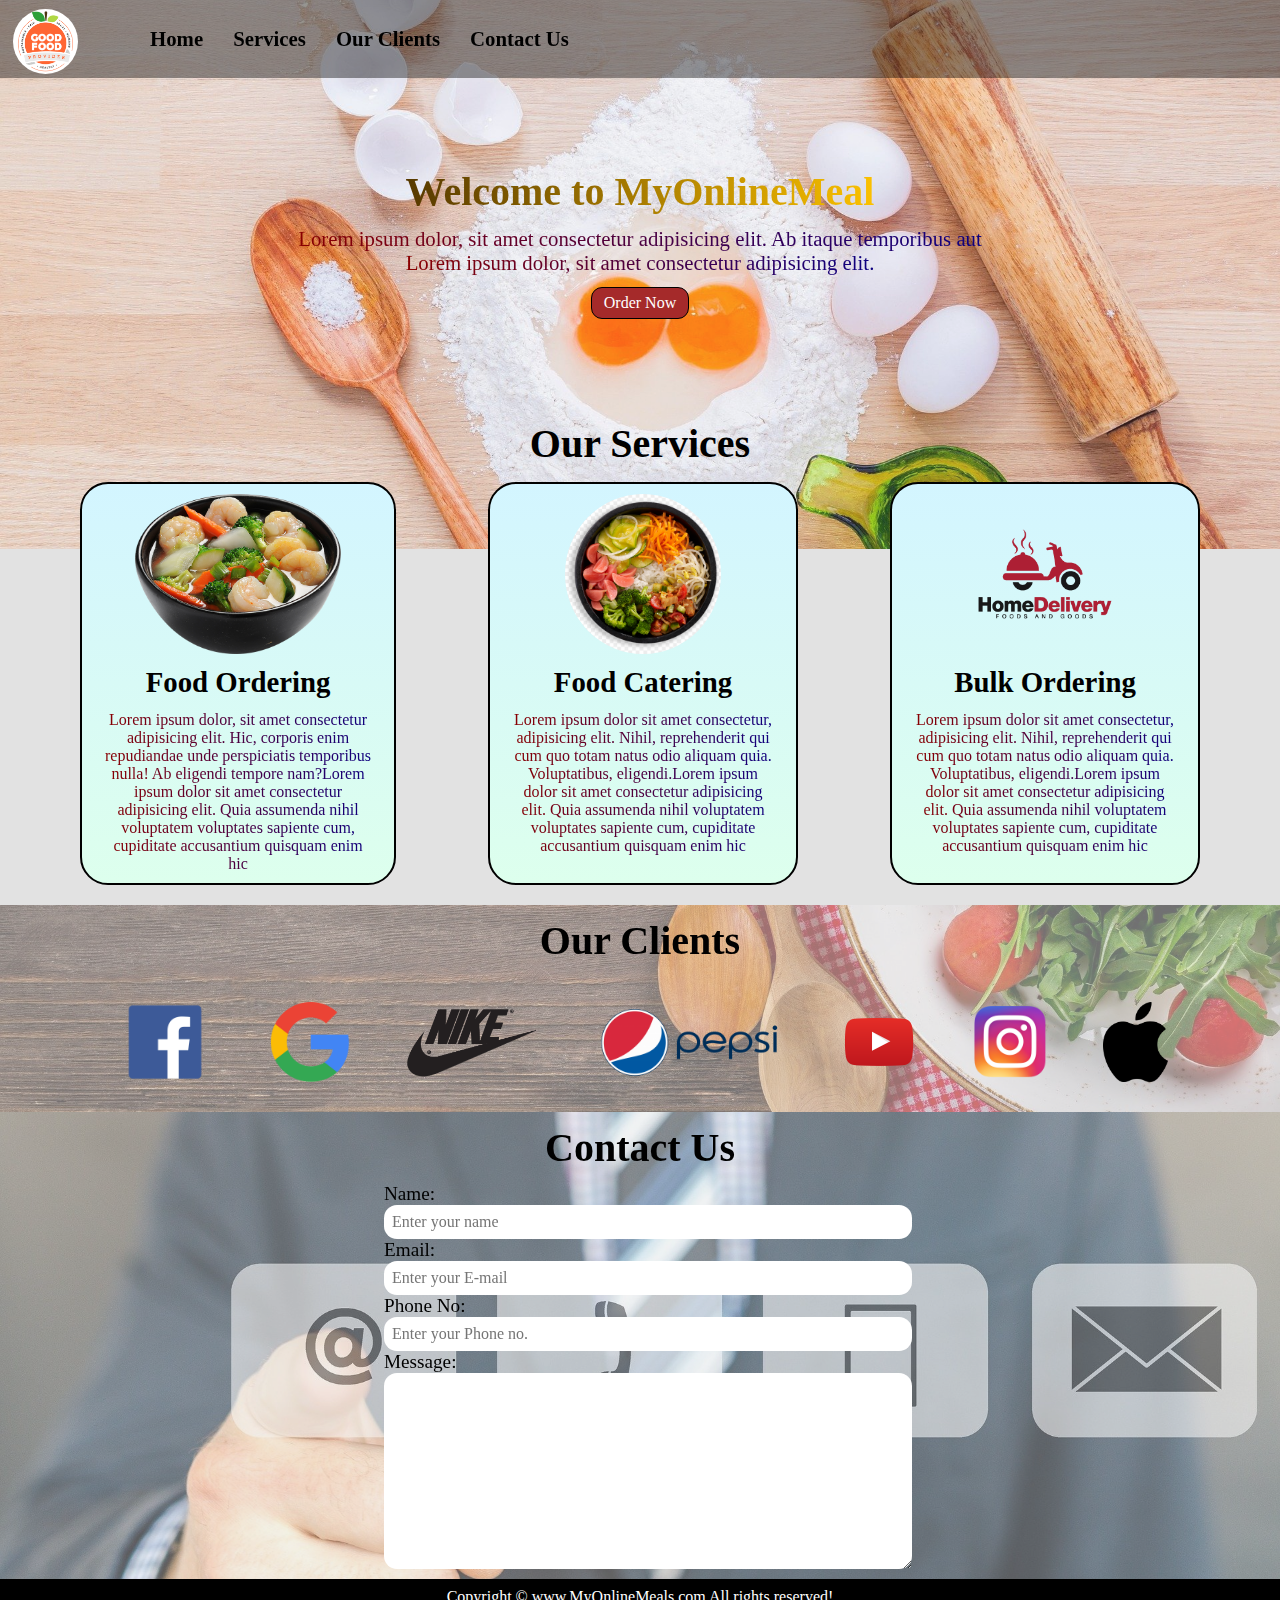
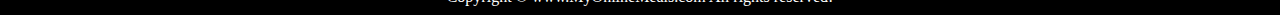
<file: Food Delivery Website/index.html>
<!DOCTYPE html>
<html lang="en">
<head>
    <meta charset="UTF-8">
    <meta http-equiv="X-UA-Compatible" content="IE=edge">
    <meta name="viewport" content="width=device-width, initial-scale=1.0">
    <title>Best Online Food Delivery Service in India | MyOnlineMeal.com</title>
    <link rel="stylesheet" href="Style.css">
    <link rel="stylesheet" media="screen and (max-width:1270px)" href="Phone.css">
</head>
<body>
    <nav id="navbar">
        <div id="logo">
            <img src="Images/Main logo.png" alt="MyOnlineMeal.com">
        </div>
        <ul>
            <li class="item"><a href="#home">Home</a></li>
            <li class="item"><a href="#services-container">Services</a></li>
            <li class="item"><a href="#clients-section">Our Clients</a></li>
            <li class="item"><a href="#contact">Contact Us</a></li>
        </ul>
    </nav>

    <section id="home">
        <h1 class="h-primary">Welcome to MyOnlineMeal</h1>
        <p>Lorem ipsum dolor, sit amet consectetur adipisicing elit. Ab itaque temporibus aut</p>
        <p>Lorem ipsum dolor, sit amet consectetur adipisicing elit.</p>
        <button class="btn">Order Now</button>
    </section>

    <section id="services-container">
        <h1 class="h-primary center">Our Services</h1>
        <div id="services">
            <div class="box" title="Food Ordering">
                <img src="Images/Cutout-5.png" alt="">
                <h2 class="h-secondary center">Food Ordering</h2>
                <p class="center">Lorem ipsum dolor, sit amet consectetur adipisicing elit. Hic, corporis enim repudiandae unde perspiciatis temporibus nulla! Ab eligendi tempore nam?Lorem ipsum dolor sit amet consectetur adipisicing elit. Quia assumenda nihil voluptatem voluptates sapiente cum, cupiditate accusantium quisquam enim hic</p>
            </div>
            <div class="box" title="Food Catering">
                <img src="Images/Cutout-6.png" alt=""  id="img-issue">
                <h2 class="h-secondary center">Food Catering</h2>
                <p class="center">Lorem ipsum dolor sit amet consectetur, adipisicing elit. Nihil, reprehenderit qui cum quo totam natus odio aliquam quia. Voluptatibus, eligendi.Lorem ipsum dolor sit amet consectetur adipisicing elit. Quia assumenda nihil voluptatem voluptates sapiente cum, cupiditate accusantium quisquam enim hic</p>
            </div>
            <div class="box" title="Bulk Ordering">
                <img src="Images/Logo2.png" alt="">
                <h2 class="h-secondary center">Bulk Ordering</h2>
                <p class="center">Lorem ipsum dolor sit amet consectetur, adipisicing elit. Nihil, reprehenderit qui cum quo totam natus odio aliquam quia. Voluptatibus, eligendi.Lorem ipsum dolor sit amet consectetur adipisicing elit. Quia assumenda nihil voluptatem voluptates sapiente cum, cupiditate accusantium quisquam enim hic</p>
            </div>
        </div>
    </section>

    <section id="clients-section">
        <h1 class="h-primary center">Our Clients</h1>
    <div id="clients">
        <div id="client-item">
            <img src="Images/FB.png" alt="" title="Facebook">
        </div>
        <div id="client-item">
            <img src="Images/Google.png" alt="" title="Google">
        </div>
        <div id="client-item">
            <img src="Images/Nike.png" alt="" title="Nike">
        </div>
        <div id="client-item">
            <img src="Images/pepsi.png" alt="" title="Anurag">
        </div>
        <div id="client-item">
            <img src="Images/Youtube.png" alt="" title="Youtube">
        </div>
        <div id="client-item">
            <img src="Images/Ínsta.png" alt="" title="Instagram">
        </div>
        <div id="client-item">
            <img src="Images/apple.png" alt="" title="Apple Inc.">
        </div>
    </div>
    </section>

    <section id="contact">
        <h1 class="h-primary center">Contact Us</h1>
        <div id="contact-box">
            <form action="">
                <div class="form-group">
                    <label for="name">Name:</label>
                    <input type="text" name="name" id="name" placeholder="Enter your name">
                </div>
                <div class="form-group">
                    <label for="email">Email:</label>
                    <input type="text" name="name" id="email" placeholder="Enter your E-mail">
                </div>
                <div class="form-group">
                    <label for="phone">Phone No:</label>
                    <input type="number" name="name" id="phone" placeholder="Enter your Phone no.">
                </div>
                <div class="form-group">
                    <label for="name">Message:</label>
                    <textarea name="message" id="message" cols="7" rows="10"></textarea>
                </div>
            </form>
        </div>
    </section>

    <footer>
        <div class="center">
            Copyright &copy; www.MyOnlineMeals.com All rights reserved!
        </div>
    </footer>
</body>
</html>
</file>
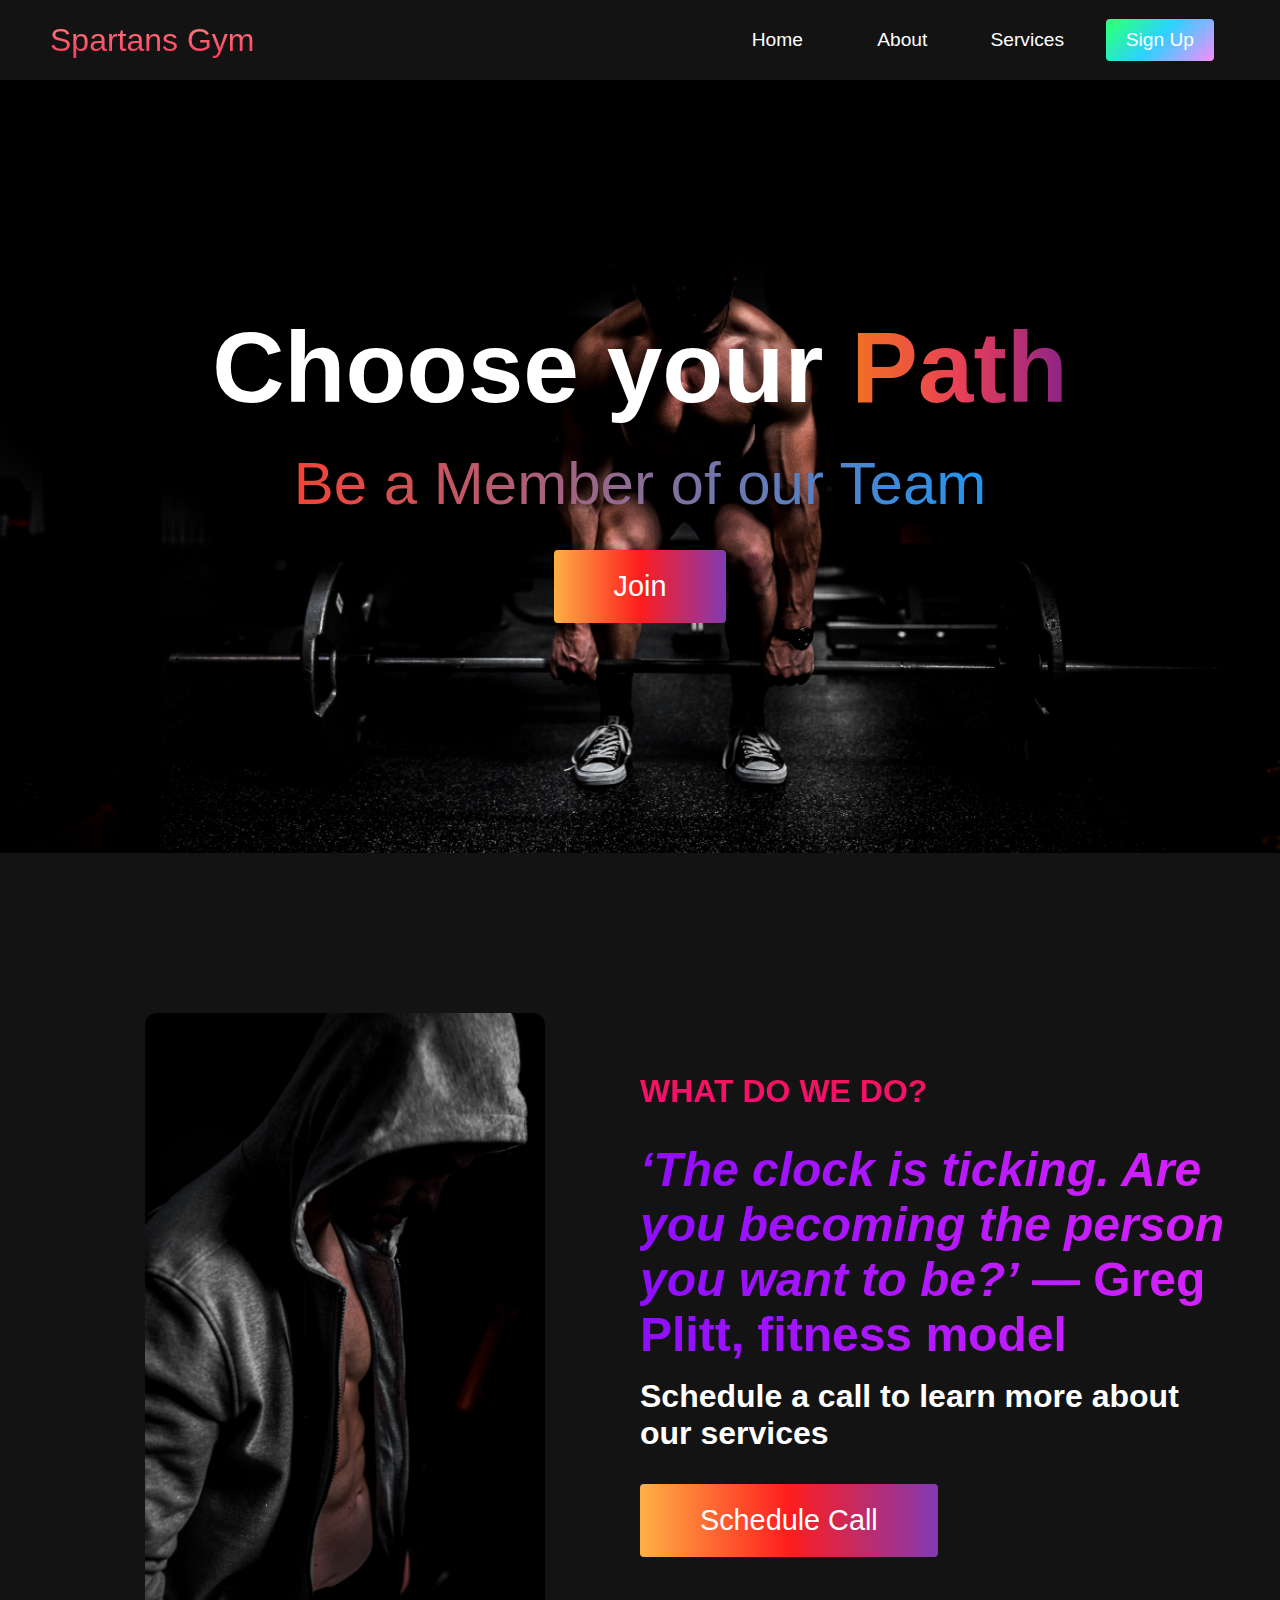
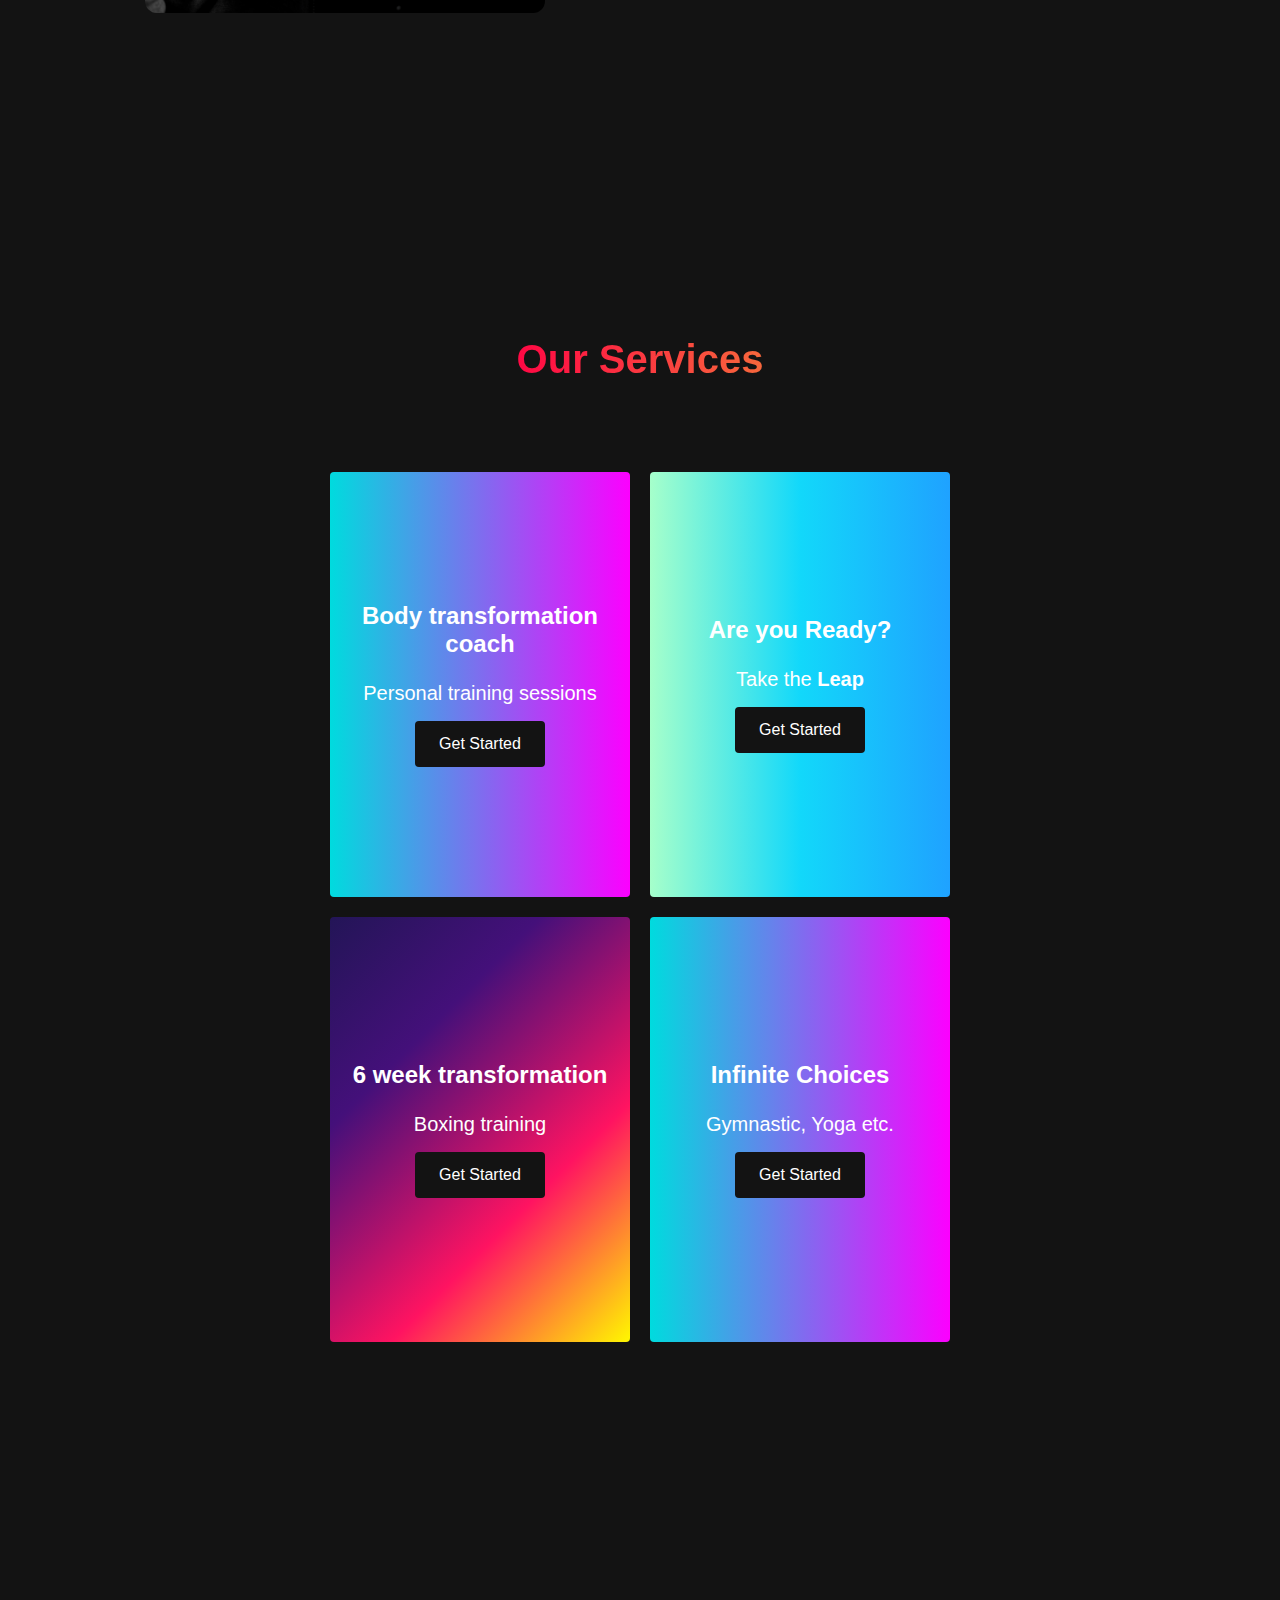
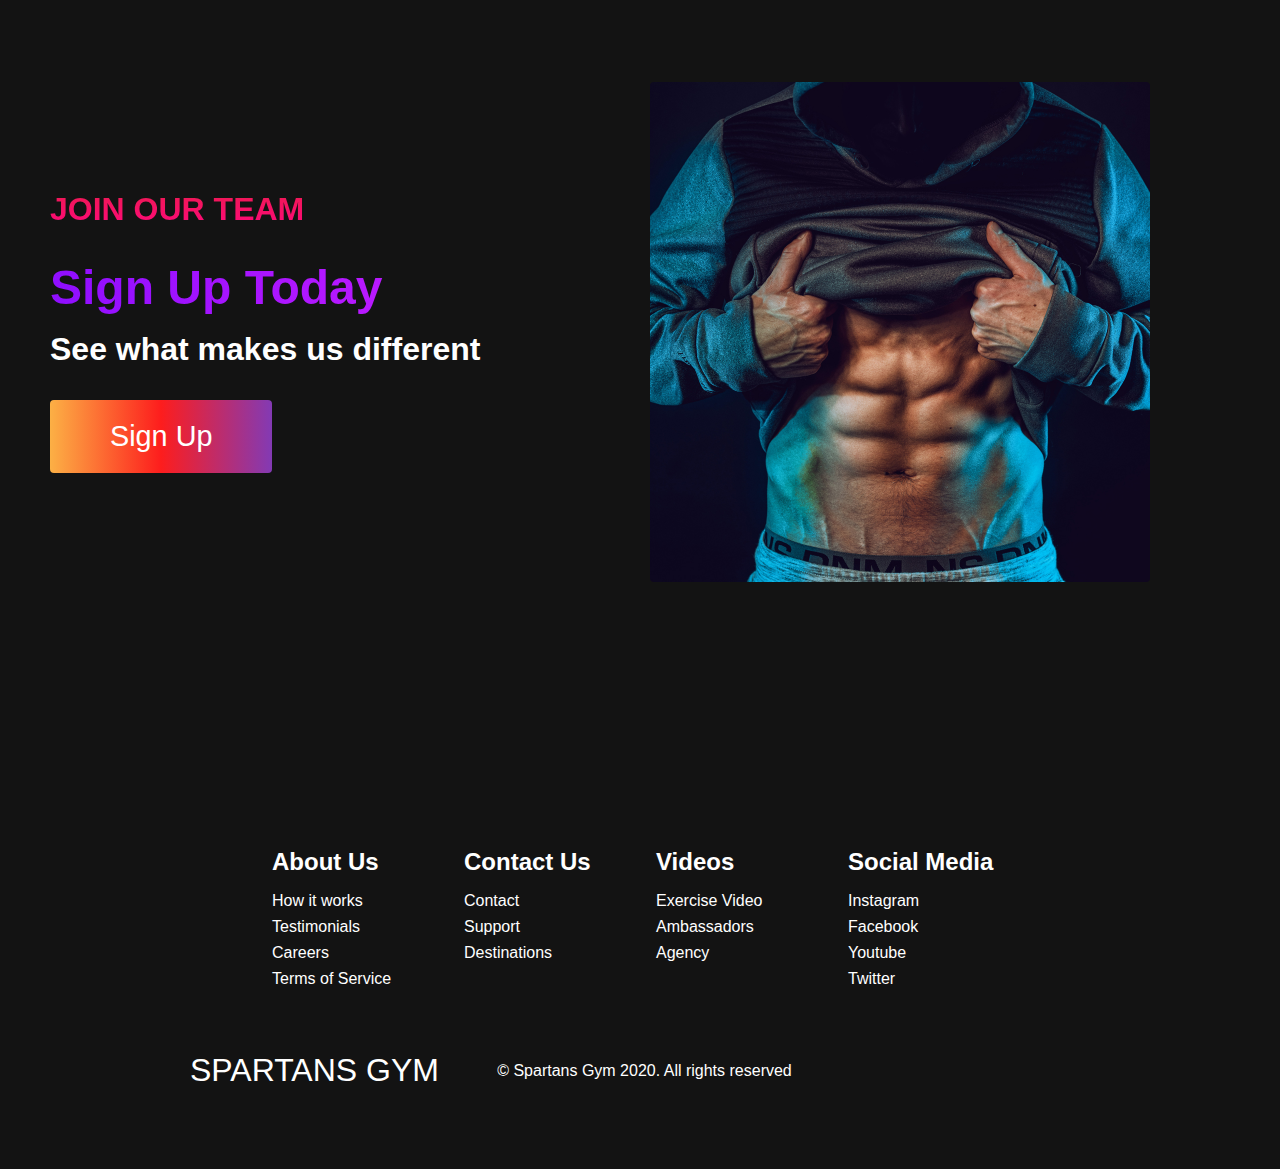
<file: Spartans Gym Website/index.html>
<!DOCTYPE html>
<html lang="en">
  <head>
    <meta charset="UTF-8" />
    <meta name="viewport" content="width=device-width, initial-scale=1.0" />
    <title>Scroll Website</title>
    <link rel="stylesheet" href="styles.css" />
  </head>
  <body>
    <!-- Navbar Section -->
    <nav class="navbar">
      <div class="navbar__container">
          <!-- <img id="main_logo" src="main_logo.jpg" alt=""> -->
        <a href="#home" id="navbar__logo">Spartans Gym</a>
        <div class="navbar__toggle" id="mobile-menu">
          <span class="bar"></span> <span class="bar"></span>
          <span class="bar"></span>
        </div>
        <ul class="navbar__menu">
          <li class="navbar__item">
            <a href="#home" class="navbar__links" id="home-page">Home</a>
          </li>
          <li class="navbar__item">
            <a href="#about" class="navbar__links" id="about-page">About</a>
          </li>
          <li class="navbar__item">
            <a href="#services" class="navbar__links" id="services-page"
              >Services</a
            >
          </li>
          <li class="navbar__btn">
            <a href="#sign-up" class="button" id="signup">Sign Up</a>
          </li>
        </ul>
      </div>
    </nav>

    <!-- Hero Section -->
    <div class="hero" id="home">
      <div class="hero__container">
        <h1 class="hero__heading">Choose your <span>Path</span></h1>
        <p class="hero__description">Be a Member of our Team</p>
        <button class="main__btn"><a href="#">Join</a></button>
      </div>
    </div>

    <!-- About Section -->
    <div class="main" id="about">
      <div class="main__container">
        <div class="main__img--container">
          <img  id="gird-bg" src="sixpack-maragos-0pbjfpE2u_Q-unsplash.jpg" alt="">
        </div>
        <div class="main__content">
          <h1>What do we do?</h1>
          <h2><em>‘The clock is ticking. Are you becoming the person you want to be?’</em>     — Greg Plitt, fitness model</h2>
          <p>Schedule a call to learn more about our services</p>
          <button class="main__btn"><a href="#">Schedule Call</a></button>
        </div>
      </div>
    </div>

    <!-- Services Section -->
    <div class="services" id="services">
      <h1>Our Services</h1>
      <div class="services__wrapper">
        <div class="services__card">
          <h2>Body transformation coach</h2>
          <p>Personal training sessions</p>
          <div class="services__btn"><button>Get Started</button></div>
        </div>
        <div class="services__card">
          <h2>Are you Ready?</h2>
          <p>Take the <strong>Leap</strong></p>
          <div class="services__btn"><button>Get Started</button></div>
        </div>
        <div class="services__card">
          <h2>6 week transformation</h2>
          <p>Boxing training</p>
          <div class="services__btn"><button>Get Started</button></div>
        </div>
        <div class="services__card">
          <h2>Infinite Choices</h2>
          <p>Gymnastic, Yoga etc.</p>
          <div class="services__btn"><button>Get Started</button></div>
        </div>
      </div>
    </div>

    <!-- Features Section -->
    <div class="main" id="sign-up">
      <div class="main__container">
        <div class="main__content">
          <h1>Join Our Team</h1>
          <h2>Sign Up Today</h2>
          <p>See what makes us different</p>
          <button class="main__btn"><a href="#">Sign Up</a></button>
        </div>
        <div class="main__img--container">
          <div class="main__img--card" id="card-2">
            <i class="fas fa-users"></i>
          </div>
        </div>
      </div>
    </div>

    <!-- Footer Section -->
    <div class="footer__container">
      <div class="footer__links">
        <div class="footer__link--wrapper">
          <div class="footer__link--items">
            <h2>About Us</h2>
            <a href="/sign__up">How it works</a> <a href="/">Testimonials</a>
            <a href="/">Careers</a> <a href="/">Terms of Service</a>
          </div>
          <div class="footer__link--items">
            <h2>Contact Us</h2>
            <a href="/">Contact</a> <a href="/">Support</a>
            <a href="/">Destinations</a>
          </div>
        </div>
        <div class="footer__link--wrapper">
          <div class="footer__link--items">
            <h2>Videos</h2>
            <a href="/">Exercise Video</a> <a href="/">Ambassadors</a>
            <a href="/">Agency</a>
          </div>
          <div class="footer__link--items">
            <h2>Social Media</h2>
            <a href="/">Instagram</a> <a href="/">Facebook</a>
            <a href="/">Youtube</a> <a href="/">Twitter</a>
          </div>
        </div>
      </div>
      <section class="social__media">
        <div class="social__media--wrap">
          <div class="footer__logo">
            <a href="/" id="footer__logo">SPARTANS GYM</a>
          </div>
          <p class="website__rights">© Spartans Gym 2020. All rights reserved</p>
          <div class="social__icons">
            <a href="/" class="social__icon--link" target="_blank"
              ><i class="fab fa-facebook"></i
            ></a>
            <a href="/" class="social__icon--link"
              ><i class="fab fa-instagram"></i
            ></a>
            <a href="/" class="social__icon--link"
              ><i class="fab fa-youtube"></i
            ></a>
            <a href="/" class="social__icon--link"
              ><i class="fab fa-linkedin"></i
            ></a>
            <a href="/" class="social__icon--link"
              ><i class="fab fa-twitter"></i
            ></a>
          </div>
        </div>
      </section>
    </div>

    <script src="app.js"></script>
  </body>
</html>
</file>
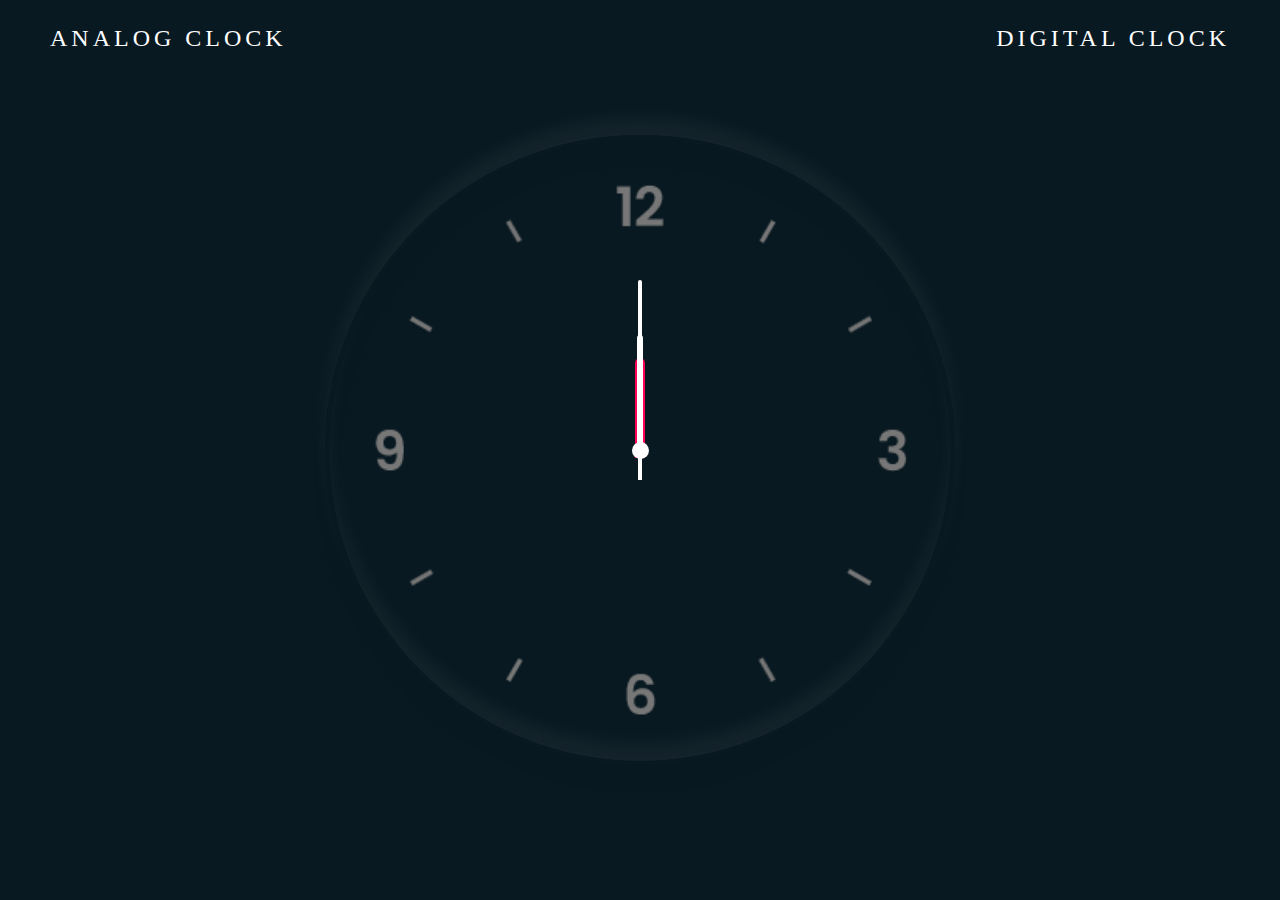
<file: Analog Clock using JS/analog.html>
<!DOCTYPE html>
<html lang="en">
<head>
    <meta charset="UTF-8">
    <meta http-equiv="X-UA-Compatible" content="IE=edge">
    <meta name="viewport" content="width=device-width, initial-scale=1.0">
    <title>Analog Clock using HTML, CSS and JavaScript</title>
    <link rel="stylesheet" href="style.css">
    <link rel="stylesheet" href="digital.css">
</head>
<body>
    <a href="#" id="analogClock">
        <span></span>
        <span></span>
        <span></span>
        <span></span>
        Analog Clock
    </a>
    <div class="clockContainer">
        <div class="hour">
            <div class="hr" id="hr"></div>
        </div>
        <div class="minute">
            <div class="mn" id="mn"></div>
        </div>
        <div class="second">
            <div class="sec" id="sec"></div>
        </div>
    </div>
    <a href="./digital.html" id="digitalClock">
        <span></span>
        <span></span>
        <span></span>
        <span></span>
        Digital Clock
    </a>
    <script src="script.js"></script>
</body>
</html>
</file>
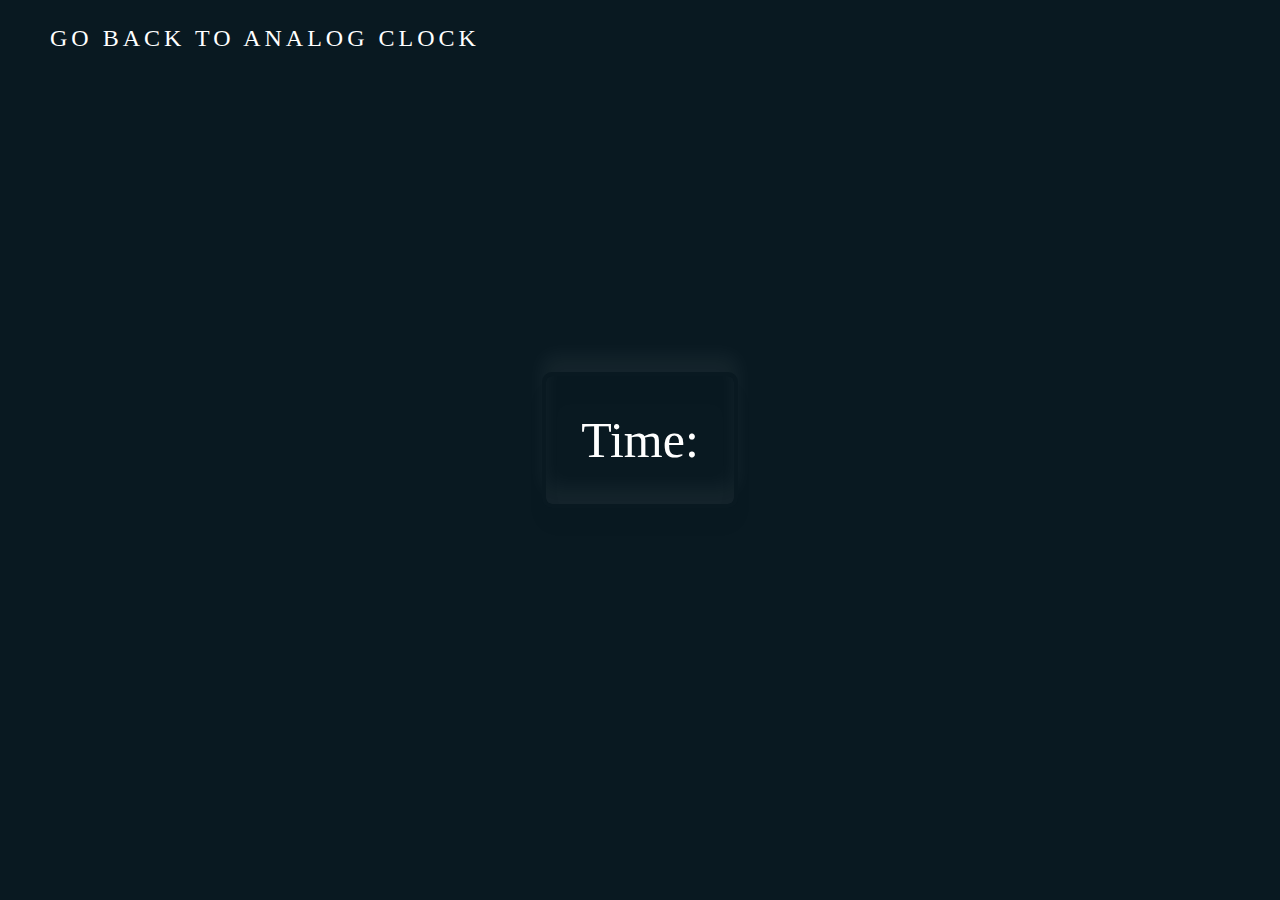
<file: Analog Clock using JS/digital.html>
<!DOCTYPE html>
<html lang="en">
<head>
    <meta charset="UTF-8">
    <meta http-equiv="X-UA-Compatible" content="IE=edge">
    <meta name="viewport" content="width=device-width, initial-scale=1.0">
    <title>Digital Clock</title>
    <style>
        body{
            background: #091921;
        }
        .container {
            display: flex;
            justify-content: center;
            align-items: center;
            height: 96vh;
        }
        p{
            color: white;
            background: #091921;
            border-radius: 10px;
            border: 4px solid #091921;
            box-shadow: 0px -17px 20px rgb(255 255 255 / 5%),
                 inset 0px -17px 20px rgb(255 255 255 / 5%),
                 0px 17px 20px rgb(0 0 0 / 3%),
                 inset 0px 17px 20px rgb(0 0 0 / 3%);
            font-size: 50px;
            padding:35px;
            transition: 1s;
        }
        p:hover{
            transform: scale(1.5);
        }
        #time {
            color: #ff0055;
            font-size: 45px;
            font-weight: bold;
        }
        :root {
    --color:rgb(255, 255, 255);
}
#analogClock {
    position: absolute;
    top: 10px;
    left: 20px;
    padding: 15px 30px;
    color: var(--color);
    text-transform: uppercase;
    letter-spacing: 4px;
    text-decoration: none;
    font-size: 24px;
    overflow: hidden;
    transition: 0.2s;
    font-family: 'Baloo Thambi 2';
}
#analogClock:hover {
    color: #091921;
    background: var(--color);
    box-shadow: 0px 0px 10px var(--color), 0px 0px 40px var(--color), 0px 0px 80px var(--color);
    transition-delay: 1s;
}
#analogClock span {
    position: absolute;
}
#analogClock span:nth-child(1) {
    top: 0;
    left: -100%;
    width: 100%;
    height: 2px;
    background: linear-gradient(90deg,transparent,#ff0055);
}
#analogClock:hover span:nth-child(1) {
    left: 100%;
    transition: 1s;
}
#analogClock span:nth-child(3) {
    bottom: 0;
    right: -100%;
    width: 100%;
    height: 2px;
    background: linear-gradient(270deg,transparent,#ff0055);
}
#analogClock:hover span:nth-child(3) {
    right: 100%;
    transition: 1s;
    transition-delay: 0.5s;
}
#analogClock span:nth-child(2) {
    top: -100%;
    right: 0;
    width: 2px;
    height: 100%;
    background: linear-gradient(180deg,transparent,#ff0055);
}
#analogClock:hover span:nth-child(2) {
    top: 100%;
    transition: 1s;
    transition-delay: 0.25s;
}
#analogClock span:nth-child(4) {
    bottom: -100%;
    left: 0;
    width: 2px;
    height: 100%;
    background: linear-gradient(360deg,transparent,#ff0055);
}
#analogClock:hover span:nth-child(4) {
    bottom: 100%;
    transition: 1s;
    transition-delay: 0.75s;
}
    </style>
</head>
<body>
    <div class="container">
        <p>Time: <span id="time"></span></p>
    </div>
    <a href="./analog.html" id="analogClock">
        <span></span>
        <span></span>
        <span></span>
        <span></span>
        Go back to Analog Clock
    </a>
    <script>
       setInterval(()=>{
        date = new Date();
        hTime = date.getHours();
        mTime = date.getMinutes();
        sTime = date.getSeconds();
        document.getElementById('time').innerHTML = `${hTime} : ${mTime} : ${sTime}`;
       },1000);
        
    </script>
</body>
</html>
</file>
<file: Food Delivery Website/Phone.css>
/* Navigation */
#navbar {
    flex-direction: column;
}

#navbar ul li a{
    font-size: 1rem;
    padding: 0px 7px;
    padding-bottom: 8px;
}
/* Home section */
#home{
    height: 370px; 
    padding: 3px 28px;
}

#home::before{
    height: 480px;
}

#home p{
    font-size: 13px;
}

/* Services section  */
#services{
    flex-direction: column;
}

#services .box { 
    padding: 14px;
    margin: 2px 0px; 
    margin-bottom: 20px;
}

/* Clients section */
#clients{
    flex-wrap: wrap;
}

#clients img{
    width: 66px;
    padding: 6px;
    height: auto;
}

/* Contact us section */
#contact-box form{
    width:80%;
}
/* Footer */

/* Utility classes */
.h-primary{
    font-size:26px;
}
.btn{
    font-size: 13px;
    padding: 4px 8px;
}
</file>
<file: Spartans Gym Website/styles.css>
* {
    box-sizing: border-box;
    margin: 0;
    padding: 0;
    font-family: 'Kumbh Sans', sans-serif;
    scroll-behavior: smooth;
  }
  
  .navbar {
    background: #131313;
    height: 80px;
    display: flex;
    justify-content: center;
    align-items: center;
    font-size: 1.2rem;
    position: sticky;
    top: 0;
    z-index: 999;
  }
  
  .navbar__container {
    display: flex;
    justify-content: space-between;
    height: 80px;
    z-index: 1;
    width: 100%;
    max-width: 1300px;
    margin: 0 auto;
    padding: 0 50px;
  }
  
  #navbar__logo {
    background-color: #ff8177;
    background-image: linear-gradient(to top, #ff0844 0%, #ffb199 100%);
    background-size: 100%;
    -webkit-background-clip: text;
    -moz-background-clip: text;
    -webkit-text-fill-color: transparent;
    -moz-text-fill-color: transparent;
    display: flex;
    align-items: center;
    cursor: pointer;
    text-decoration: none;
    font-size: 2rem;
  }
  /* #main_logo {
      height: 80px;
      width: 80px;
      border-radius: 50%;
  } */
  .navbar__menu {
    display: flex;
    align-items: center;
    list-style: none;
  }
  
  .navbar__item {
    height: 80px;
  }
  
  .navbar__links {
    color: #fff;
    display: flex;
    align-items: center;
    justify-content: center;
    width: 125px;
    text-decoration: none;
    height: 100%;
    transition: all 0.3s ease;
  }
  
  .navbar__btn {
    display: flex;
    justify-content: center;
    align-items: center;
    padding: 0 1rem;
    width: 100%;
  }
  
  .button {
    display: flex;
    justify-content: center;
    align-items: center;
    text-decoration: none;
    padding: 10px 20px;
    height: 100%;
    width: 100%;
    border: none;
    outline: none;
    border-radius: 4px;
    background-color: #FA8BFF;
    background-image: linear-gradient(315deg, #FA8BFF 0%, #2BD2FF 52%, #2BFF88 90%);
    color: #fff;
    transition: all 0.3s ease;
  }
  
  .navbar__links:hover {
    color: #9518fc;
    transition: all 0.3s ease;
  }
  
  @media screen and (max-width: 960px) {
    .navbar__container {
      display: flex;
      justify-content: space-between;
      height: 80px;
      z-index: 1;
      width: 100%;
      max-width: 1300px;
      padding: 0;
    }
  
    .navbar__menu {
      display: grid;
      grid-template-columns: auto;
      margin: 0;
      width: 100%;
      position: absolute;
      top: -1000px;
      opacity: 1;
      transition: all 0.5s ease;
      z-index: -1;
    }
  
    .navbar__menu.active {
      background: #131313;
      top: 100%;
      opacity: 1;
      transition: all 0.5s ease;
      z-index: 99;
      height: 60vh;
      font-size: 1.6rem;
    }
  
    #navbar__logo {
      padding-left: 25px;
    }
  
    .navbar__toggle .bar {
      width: 25px;
      height: 3px;
      margin: 5px auto;
      transition: all 0.3s ease-in-out;
      background: #fff;
    }
  
    .navbar__item {
      width: 100%;
    }
  
    .navbar__links {
      text-align: center;
      padding: 2rem;
      width: 100%;
      display: table;
    }
  
    .navbar__btn {
      padding-bottom: 2rem;
    }
  
    .button {
      display: flex;
      justify-content: center;
      align-items: center;
      width: 80%;
      height: 80px;
      margin: 0;
    }
  
    #mobile-menu {
      position: absolute;
      top: 20%;
      right: 5%;
      transform: translate(5%, 20%);
    }
  
    .navbar__toggle .bar {
      display: block;
      cursor: pointer;
    }
  
    #mobile-menu.is-active .bar:nth-child(2) {
      opacity: 0;
    }
  
    #mobile-menu.is-active .bar:nth-child(1) {
      transform: translateY(8px) rotate(45deg);
    }
  
    #mobile-menu.is-active .bar:nth-child(3) {
      transform: translateY(-8px) rotate(-45deg);
    }
  }
  
  /* Hero Section */
  .hero {
    /* background: #000000; */
    background: url(anastase-maragos-9dzWZQWZMdE-unsplash.jpg) no-repeat center center/cover;
    padding: 200px 0;
  }
  
  .hero__container {
    display: flex;
    flex-direction: column;
    justify-content: center;
    align-items: center;
    max-width: 1200px;
    margin: 0 auto;
    height: 90%;
    text-align: center;
    padding: 30px;
  }
  
  .hero__heading {
    font-size: 100px;
    margin-bottom: 24px;
    color: #fff;
  }
  
  .hero__heading span {
    background: #8A2387;  /* fallback for old browsers */
    background: -webkit-linear-gradient(to right, #F27121, #E94057, #8A2387);  /* Chrome 10-25, Safari 5.1-6 */
    background: linear-gradient(to right, #F27121, #E94057, #8A2387); /* W3C, IE 10+/ Edge, Firefox 16+, Chrome 26+, Opera 12+, Safari 7+ */

    background-size: 100%;
    -webkit-background-clip: text;
    -moz-background-clip: text;
    -webkit-text-fill-color: transparent;
    -mo-text-fill-color: transparent;
  }
  
  .hero__description {
    font-size: 60px;
    background: #2196f3;  /* fallback for old browsers */
    background: -webkit-linear-gradient(to right, #f44336, #2196f3);  /* Chrome 10-25, Safari 5.1-6 */
    background: linear-gradient(to right, #f44336, #2196f3); /* W3C, IE 10+/ Edge, Firefox 16+, Chrome 26+, Opera 12+, Safari 7+ */

    background-size: 100%;
    -webkit-background-clip: text;
    -moz-background-clip: text;
    -webkit-text-fill-color: transparent;
    -moz-text-fill-color: transparent;
  }
  
  .highlight {
    border-bottom: 4px solid rgb(132, 0, 255);
  }
  
  @media screen and (max-width: 768px) {
    .hero__heading {
      font-size: 60px;
    }
  
    .hero__description {
      font-size: 40px;
    }
  }
  
  /* About Section */
  .main {
    background-color: #131313;
    padding: 10rem 0;
  }
  
  .main__container {
    display: grid;
    grid-template-columns: 1fr 1fr;
    align-items: center;
    justify-content: center;
    margin: 0 auto;
    height: 90%;
    z-index: 1;
    width: 100%;
    max-width: 1300px;
    padding: 0 50px;
  }
  
  .main__content {
    color: #fff;
    width: 100%;
  }
  
  .main__content h1 {
    font-size: 2rem;
    background-color: #fe3b6f;
    background-image: linear-gradient(to top, #ff087b 0%, #ed1a52 100%);
    background-size: 100%;
    -webkit-background-clip: text;
    -moz-background-clip: text;
    -webkit-text-fill-color: transparent;
    -moz-text-fill-color: transparent;
    text-transform: uppercase;
    margin-bottom: 32px;
  }
  
  .main__content h2 {
    font-size: 3rem;
    background: #ff8177; /* fallback for old browsers */
    background: -webkit-linear-gradient(
      to right,
      #9114ff,
      #da22ff
    ); /* Chrome 10-25, Safari 5.1-6 */
    background: linear-gradient(
      to right,
      #8f0eff,
      #da22ff
    ); /* W3C, IE 10+/ Edge, Firefox 16+, Chrome 26+, Opera 12+, Safari 7+ */
    background-size: 100%;
    -webkit-background-clip: text;
    -moz-background-clip: text;
    -webkit-text-fill-color: transparent;
    -moz-text-fill-color: transparent;
  }
  
  .main__content p {
    margin-top: 1rem;
    font-size: 2rem;
    font-weight: 700;
  }
  
  .main__btn {
    font-size: 1.8rem;
    background: #833ab4;
    background: -webkit-linear-gradient(to right, #fcb045, #fd1d1d, #833ab4);
    background: linear-gradient(to right, #fcb045, #fd1d1d, #833ab4);
    padding: 20px 60px;
    border: none;
    border-radius: 4px;
    margin-top: 2rem;
    cursor: pointer;
    position: relative;
    transition: all 0.35s;
    outline: none;
  }
  
  .main__btn a {
    position: relative;
    z-index: 2;
    color: #fff;
    text-decoration: none;
  }
  
  .main__btn:after {
    position: absolute;
    content: '';
    top: 0;
    left: 0;
    width: 0;
    height: 100%;
    background: #ff1ead;
    transition: all 0.35s;
    border-radius: 4px;
  }
  
  .main__btn:hover {
    color: #fff;
  }
  
  .main__btn:hover:after {
    width: 100%;
  }
  
  .main__img--container {
    text-align: center;
  }
  #gird-bg {
    width: 400px;
    height: 600px;
    border-radius: 12px;
  }
  .main__img--card {
    margin: 10px;
    height: 500px;
    width: 500px;
    border-radius: 4px;
    display: flex;
    flex-direction: column;
    justify-content: center;
    color: #fff;
    background-image: linear-gradient(to right, #00dbde 0%, #fc00ff 100%);
  }
  
  
  #card-2 {
    /* background: #ff512f;
    background: -webkit-linear-gradient(to right, #dd2476, #ff512f);
    background: linear-gradient(to right, #dd2476, #ff512f); */
    background: url(gradient\ background.jpg) center/cover;
  }
  
  /* Mobile Responsive */
  @media screen and (max-width: 1100px) {
    .main__container {
      display: grid;
      grid-template-columns: 1fr;
      align-items: center;
      justify-content: center;
      width: 100%;
      margin: 0 auto;
      height: 90%;
    }
  
    .main__img--container {
      display: flex;
      justify-content: center;
    }
  
    .main__d--card {
      height: 425px;
      width: 425px;
    }
  
    .main__content {
      text-align: center;
      margin-bottom: 4rem;
    }
  
    .main__content h1 {
      font-size: 2.5rem;
      margin-top: 2rem;
    }
  
    .main__content h2 {
      font-size: 3rem;
    }
  
    .main__content p {
      margin-top: 1rem;
      font-size: 1.5rem;
    }
  }
  
  @media screen and (max-width: 480px) {
    .main__img--card {
      width: 250px;
      height: 250px;
    }
  
    .main__content h1 {
      font-size: 2rem;
      margin-top: 3rem;
    }
    .main__content h2 {
      font-size: 2rem;
    }
  
    .main__content p {
      margin-top: 2rem;
    }
  
    .main__btn {
      padding: 12px 36px;
      margin: 2.5rem 0;
    }
  }
  
  /* Services Section */
  .services {
    background: #131313;
    display: flex;
    flex-direction: column;
    justify-content: center;
    align-items: center;
    height: 100%;
    padding: 10rem 0;
  }
  
  .services h1 {
    background-color: #ff8177;
    background-image: linear-gradient(to right, #ff0844 0%, #f7673c 100%);
    background-size: 100%;
    -webkit-background-clip: text;
    -moz-background-clip: text;
    -webkit-text-fill-color: transparent;
    -moz-text-fill-color: transparent;
    margin-bottom: 5rem;
    font-size: 2.5rem;
  }
  
  .services__wrapper {
    display: grid;
    grid-template-columns: 1fr 1fr 1fr 1fr;
    grid-template-rows: 1fr;
  }
  
  .services__card {
    margin: 10px;
    height: 425px;
    width: 300px;
    border-radius: 4px;
    display: flex;
    flex-direction: column;
    justify-content: center;
    color: #fff;
    background-image: linear-gradient(to right, #00dbde 0%, #fc00ff 100%);
    transition: 0.3s ease-in;
  }
  
  .services__card:nth-child(2) {
    background: #1fa2ff; /* fallback for old browsers */
    background: -webkit-linear-gradient(
      to right,
      #a6ffcb,
      #12d8fa,
      #1fa2ff
    ); /* Chrome 10-25, Safari 5.1-6 */
    background: linear-gradient(
      to right,
      #a6ffcb,
      #12d8fa,
      #1fa2ff
    ); /* W3C, IE 10+/ Edge, Firefox 16+, Chrome 26+, Opera 12+, Safari 7+ */
  }
  
  .services__card:nth-child(3) {
    background-image: linear-gradient(
      -225deg,
      #231557 0%,
      #44107a 29%,
      #ff1361 67%,
      #fff800 100%
    );
  }
  
  .services__card h2 {
    text-align: center;
  }
  
  .services__card p {
    text-align: center;
    margin-top: 24px;
    font-size: 20px;
  }
  
  .services__btn {
    display: flex;
    justify-content: center;
    margin-top: 16px;
  }
  
  .services__card button {
    color: #fff;
    padding: 14px 24px;
    border: none;
    outline: none;
    border-radius: 4px;
    background: #131313;
    font-size: 1rem;
  }
  
  .services__card button:hover {
    cursor: pointer;
  }
  
  .services__card:hover {
    transform: scale(1.075);
    transition: 0.3s ease-in;
    cursor: pointer;
  }
  
  @media screen and (max-width: 1300px) {
    .services__wrapper {
      grid-template-columns: 1fr 1fr;
    }
  }
  
  @media screen and (max-width: 768px) {
    .services__wrapper {
      grid-template-columns: 1fr;
    }
  }
  
  /* Footer CSS */
  .footer__container {
    background-color: #131313;
    padding: 5rem 0;
    display: flex;
    flex-direction: column;
    justify-content: center;
    align-items: center;
  }
  
  #footer__logo {
    color: #fff;
    display: flex;
    align-items: center;
    cursor: pointer;
    text-decoration: none;
    font-size: 2rem;
  }
  
  .footer__links {
    width: 100%;
    max-width: 1000px;
    display: flex;
    justify-content: center;
  }
  
  .footer__link--wrapper {
    display: flex;
  }
  
  .footer__link--items {
    display: flex;
    flex-direction: column;
    align-items: flex-start;
    margin: 16px;
    text-align: left;
    width: 160px;
    box-sizing: border-box;
  }
  
  .footer__link--items h2 {
    margin-bottom: 16px;
    color: #fff;
  }
  
  .footer__link--items a {
    color: #fff;
    text-decoration: none;
    margin-bottom: 0.5rem;
    transition: 0.3 ease-out;
  }
  
  .footer__link--items a:hover {
    color: #e9e9e9;
    transition: 0.3 ease-out;
  }
  
  .social__icon--link {
    color: #fff;
    font-size: 24px;
  }
  
  .social__media {
    max-width: 1000px;
    width: 100%;
  }
  
  .social__media--wrap {
    display: flex;
    justify-content: space-between;
    align-items: center;
    width: 90%;
    max-width: 1000px;
    margin: 40px auto 0 auto;
  }
  
  .social__icons {
    display: flex;
    justify-content: space-between;
    align-items: center;
    width: 240px;
  }
  
  .website__rights {
    color: #fff;
  }
  
  @media screen and (max-width: 820px) {
    .footer__links {
      padding-top: 2rem;
    }
  
    #footer__logo {
      margin-bottom: 2rem;
    }
  
    .website__rights {
      margin-bottom: 2rem;
    }
  
    .footer__link--wrapper {
      flex-direction: column;
    }
  
    .social__media--wrap {
      flex-direction: column;
    }
  }
  
  @media screen and (max-width: 480px) {
    .footer__link--items {
      margin: 0;
      padding: 10px;
      width: 100%;
    }
  }
</file>
<file: Analog Clock using JS/style.css>
*{
    margin: 0;
    padding: 0;
    box-sizing: border-box;
}

:root {
    --color:rgb(255, 255, 255);
}
#analogClock {
    position: absolute;
    top: 10px;
    left: 20px;
    padding: 15px 30px;
    color: var(--color);
    text-transform: uppercase;
    letter-spacing: 4px;
    text-decoration: none;
    font-size: 24px;
    overflow: hidden;
    transition: 0.2s;
    font-family: 'Baloo Thambi 2';
}
#analogClock:hover {
    color: #091921;
    background: var(--color);
    box-shadow: 0px 0px 10px var(--color), 0px 0px 40px var(--color), 0px 0px 80px var(--color);
    transition-delay: 1s;
}
#analogClock span {
    position: absolute;
}
#analogClock span:nth-child(1) {
    top: 0;
    left: -100%;
    width: 100%;
    height: 2px;
    background: linear-gradient(90deg,transparent,#ff0055);
}
#analogClock:hover span:nth-child(1) {
    left: 100%;
    transition: 1s;
}
#analogClock span:nth-child(3) {
    bottom: 0;
    right: -100%;
    width: 100%;
    height: 2px;
    background: linear-gradient(270deg,transparent,#ff0055);
}
#analogClock:hover span:nth-child(3) {
    right: 100%;
    transition: 1s;
    transition-delay: 0.5s;
}
#analogClock span:nth-child(2) {
    top: -100%;
    right: 0;
    width: 2px;
    height: 100%;
    background: linear-gradient(180deg,transparent,#ff0055);
}
#analogClock:hover span:nth-child(2) {
    top: 100%;
    transition: 1s;
    transition-delay: 0.25s;
}
#analogClock span:nth-child(4) {
    bottom: -100%;
    left: 0;
    width: 2px;
    height: 100%;
    background: linear-gradient(360deg,transparent,#ff0055);
}
#analogClock:hover span:nth-child(4) {
    bottom: 100%;
    transition: 1s;
    transition-delay: 0.75s;
}
body{
    display: flex;
    justify-content: center;
    align-items: center;
    height: 100vh;
    background: #091921;
}
.clockContainer{
    background: url(clock.png);
    background-size: cover;
    height: 70vh;
    width: 70vh;
    display: flex;
    justify-content: center;
    align-items: center;
    border: 4px solid #091921;
    border-radius: 50%;
    box-shadow: 0px -17px 20px rgb(255 255 255 / 5%),
                 inset 0px -17px 20px rgb(255 255 255 / 5%),
                 0px 17px 20px rgb(0 0 0 / 3%),
                 inset 0px 17px 20px rgb(0 0 0 / 3%)
}
.clockContainer::before{
    content: '';
    position: absolute;
    width: 17px;
    height: 17px;
    border-radius: 50%;
    background: white;
    z-index: 1000000;
}
.hour, .minute, .second{
    position: absolute;
}
.hour, .hr{
    height: 180px;
    width: 180px;
}
.minute, .mn{
    height: 220px;
    width: 220px;
}
.second, .sec{
    height: 260px;
    width: 260px;
}
.hr, .mn, .sec{
    display: flex;
    justify-content: center;
    align-items: center;
}
.hr::before{
    content: '';
    position: absolute;
    top: -2px;
    width: 10px;
    height: 100px;
    background: #ff0055;
    z-index: 10;
    border-radius: 6px 6px 0 0;
}
.mn::before{
    content: '';
    top: -5px;
    position: absolute;
    width: 6px;
    height: 120px;
    background: #ffffff;
    z-index: 11;
    border-radius: 6px 6px 0 0;
}
.sec::before{
    content: '';
    position: absolute;
    top: -40px;
    width: 4px;
    height: 200px;
    background: #ffffff;
    z-index: 12;
    border-radius: 6px 6px 0 0;
}
</file>
<file: Analog Clock using JS/digital.css>
:root {
    --color:rgb(255, 255, 255);
}
#digitalClock {
    position: absolute;
    top: 10px;
    right: 20px;
    padding: 15px 30px;
    color: var(--color);
    text-transform: uppercase;
    letter-spacing: 4px;
    text-decoration: none;
    font-size: 24px;
    overflow: hidden;
    transition: 0.2s;
    font-family: 'Baloo Thambi 2';
}
#digitalClock:hover {
    color: #091921;
    background: var(--color);
    box-shadow: 0px 0px 10px var(--color), 0px 0px 40px var(--color), 0px 0px 80px var(--color);
    transition-delay: 1s;
}
#digitalClock span {
    position: absolute;
}
#digitalClock span:nth-child(1) {
    top: 0;
    left: -100%;
    width: 100%;
    height: 2px;
    background: linear-gradient(90deg,transparent,#ff0055);
}
#digitalClock:hover span:nth-child(1) {
    left: 100%;
    transition: 1s;
}
#digitalClock span:nth-child(3) {
    bottom: 0;
    right: -100%;
    width: 100%;
    height: 2px;
    background: linear-gradient(270deg,transparent,#ff0055);
}
#digitalClock:hover span:nth-child(3) {
    right: 100%;
    transition: 1s;
    transition-delay: 0.5s;
}
#digitalClock span:nth-child(2) {
    top: -100%;
    right: 0;
    width: 2px;
    height: 100%;
    background: linear-gradient(180deg,transparent,#ff0055);
}
#digitalClock:hover span:nth-child(2) {
    top: 100%;
    transition: 1s;
    transition-delay: 0.25s;
}
#digitalClock span:nth-child(4) {
    bottom: -100%;
    left: 0;
    width: 2px;
    height: 100%;
    background: linear-gradient(360deg,transparent,#ff0055);
}
#digitalClock:hover span:nth-child(4) {
    bottom: 100%;
    transition: 1s;
    transition-delay: 0.75s;
}
</file>
<file: Food Delivery Website/Style.css>
/* CSS Reset */
* {
    margin: 0px;
    padding: 0px;
    font-family: 'Baloo Thambi 2';
}
html {
    scroll-behavior: smooth;
}
body {
    background-color: rgb(226, 226, 226);
}
/* Navigation Bar */
#navbar {
    display: flex;
    align-items: center;
    position: sticky;
    top: 0;
}
#navbar::before {
    content: '';
    background-color: #000000;
    height: 100%;
    width: 100%;
    position: absolute;
    top: 0;
    left: 0;
    z-index: -1;
    opacity: 0.4;
}
/* Navigation Bar: Logo and Image */
#logo {
    margin: 9px 57px 0px 13px;
    
}
#logo img {
    height: 65px;
    border-radius: 100%;
}
/* Navigation bar: List Styling */
#navbar ul {
    display: flex;
}
#navbar ul li {
    list-style: none;
    font-size: 1.3rem;
}
#navbar ul li a {
    color: black;
    display: block;
    padding: 0px 15px;
    border-radius: 20px;
    text-decoration: none;
    font-weight: 600;
    transition: all 0.5s 0s;
}
#navbar ul li a:hover,#navbar ul li a:active {
    color: rgb(255, 255, 255);
    background-color: rgb(0, 0, 0);
    box-shadow: 3px 3px 10px white;
}

/* Home Section */
#home {
    display: flex;
    flex-direction: column;
    padding: 0px 175px;
    justify-content: center;
    align-items: center;
    text-align: center;
    height:330px;
}
#home::before {
    content: '';
    background:url(Images/Background-1.jpg) center center/cover;
    height: 61%;
    width: 100%;
    position: absolute ;
    top: 0;
    left: 0;
    z-index: -1;
    opacity: 0.89;
}
#home h1 {
    background-image: linear-gradient(to right, rgb(82, 53, 0), rgb(255, 196, 0));
    background-clip: text;
    -webkit-text-fill-color: transparent;
    -webkit-background-clip: text;
    text-align: center;
}
p {
    background-image: linear-gradient(to right, rgb(138, 0, 0), rgb(13, 0, 129));
    background-clip: text;
    -webkit-text-fill-color: transparent;
    -webkit-background-clip: text;
    text-align: center;
}
#home p {
    color: rgb(0, 0, 0);
    text-align: center;
    font-size: 1.3rem;
}

/* Services Section */
/* .services-container::before {
    content: '';
    position: absolute;
    height: 100%;
    width: 100%;
    background:linear-gradient(#e1c8b8,#b6ebff);
    z-index: -1;
} */
#services {
    margin: 0px 34px;
    display: flex;
}
#services .box {
    border: 2px solid rgb(0, 0, 0);
    border-radius: 28px;
    padding: 10px 20px;
    margin: 3px 46px;
    background: linear-gradient(#d3f5ff,#ddffed);
    margin-bottom: 20px;
    transition: all 0.7s;
}
#services .box:hover {
    transform: scale(1.05);
    box-shadow: 3px 3px 10px 2px rgb(49, 49, 49);
}
#services .box img {
    height: 160px;
    margin: auto;
    display: block;
}
#img-issue {
    border-radius: 100%;
}

/* Client Section */
#clients-section {
    position: relative;
}

#clients-section::before {
    content: '';
    position: absolute;
    background:url(Images/Background-5.jpg) no-repeat center/cover;
    /* background: linear-gradient(#94e2ff,#eaeaea,#fdb4c8 ); */
    height: 100%;
    width: 100%;
    z-index: -1;
    opacity: 0.5;
}
#clients {
    display: flex;
    justify-content: center;
    align-items: center;
}
#client-item {
    padding: 12px;
    margin: 14px;
    z-index: -1;
}
#clients img {
    height: 80px;
}

/* Contact Section */
#contact {
    position: relative;
}
#contact::before {
    content: "";
    position: absolute;
    width: 100%;
    height: 100%;
    z-index: -1;
    background: url(Images/contact.jpg) no-repeat center center/cover;
    opacity: 0.6;
}
#contact-box {
    display: flex;
    justify-content: center;
    align-items: center;
    padding-bottom: 6px;
}
#contact-box input,
#contact-box textarea {
    width: 100%;
    padding: 0.5rem;
    border-radius: 13px;
    font-size: 1rem;
    border: none;
    transition: all 0.5s;
}
#contact-box input:hover,
#contact-box textarea:hover {
    background-color: #d0d2d3;
    box-shadow: 4px 4px 10px 3px black;
    transform: scale(1.01);
    
}
#contact-box form {
    width: 40%;
}
#contact-box form label{
    font-size: 1.2rem;
}
footer {
    background: black;
    color: white;
    padding: 9px 20px;
}
/* Utility Classes */
.h-primary {
    font-size: 2.5rem;
    padding: 12px;
}
.h-secondary {
    font-size: 1.8rem;
    padding: 12px;
}
.btn {
    padding: 6px 12px;
    border: 1px solid black;
    background-color: brown;
    border-radius: 11px;
    color: white;
    margin: 12px;
    font-weight: 500;
    font-size: 16px;
    cursor: pointer;
    transition: background-color, color 0.5s 0s;
}
.btn:hover {
    background-color: rgba(236, 165, 165, 0.637);
    color: black;
    box-shadow: 3px 3px 10px black;
}
.center {
    text-align: center;
}
</file>
